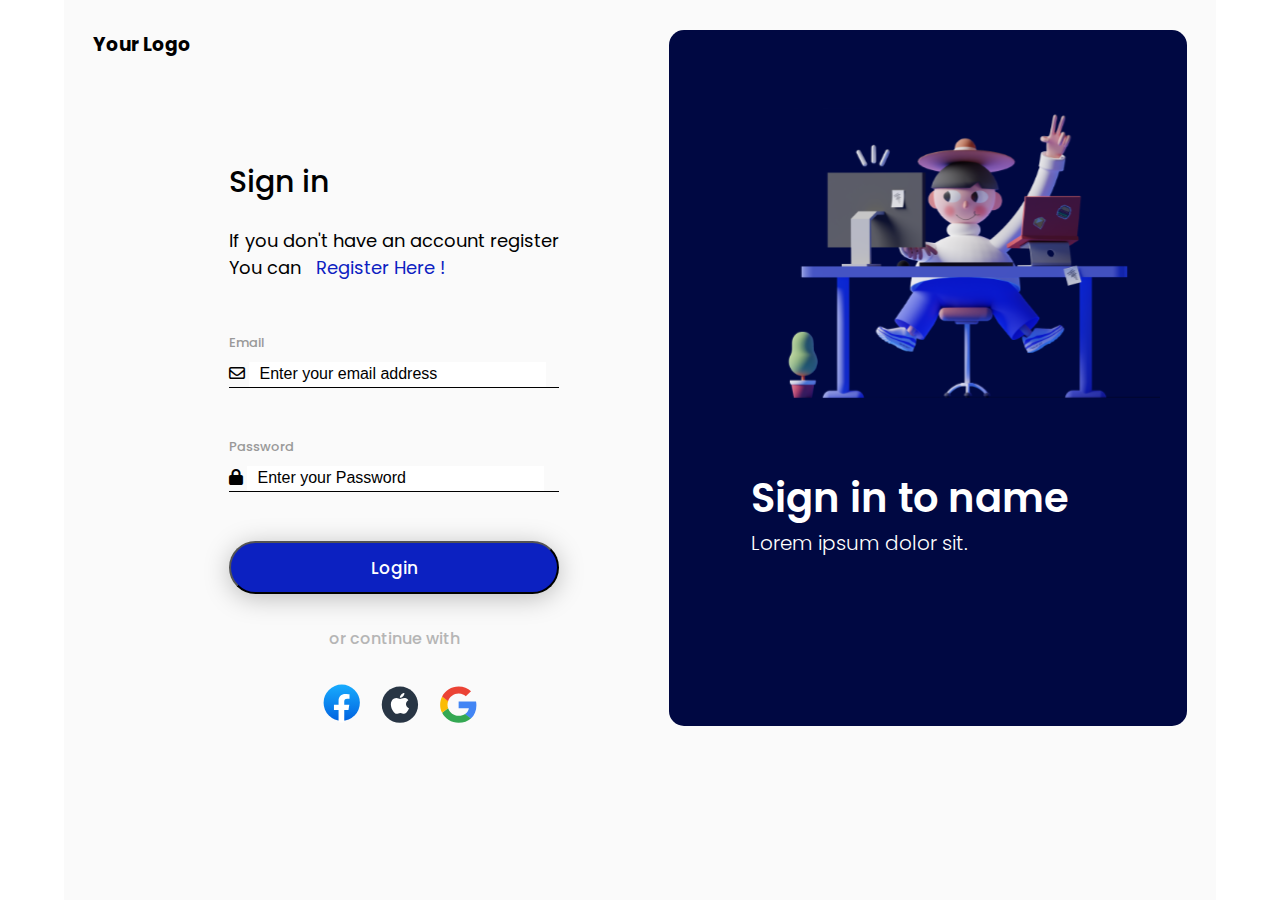
<file: Form_individual_task(login)/index.html>
<!DOCTYPE html>
<html lang="en">
  <head>
    <meta charset="UTF-8" />
    <link
      href="https://fonts.googleapis.com/css?family=Poppins:100,100italic,200,200italic,300,300italic,regular,italic,500,500italic,600,600italic,700,700italic,800,800italic,900,900italicdisplay=@swap"
      rel="stylesheet"
    />
    <link
      rel="stylesheet"
      href="https://cdnjs.cloudflare.com/ajax/libs/font-awesome/6.4.2/css/all.min.css"
    />
    <link rel="stylesheet" href="style.css" />
    <meta name="viewport" content="width=device-width, initial-scale=1.0" />
    <title>Form</title>
  </head>
  <body>
    <div class="wrapper">
      <div class="left-part">
        <div class="logo">
          <h3>Your Logo</h3>
        </div>
        <div class="form-wrapper">
          <h3>Sign in</h3>
          <p>If you don't have an account register</p>
          <p>You can <a href="#" class="register">Register Here !</a></p>
          <form action="" class="form">
            <p class="annotations">Email</p>
            <div class="input">
              <label for="">
                <i class="fa-regular fa-envelope"></i>
                <input
                  type="email"
                  name=""
                  id=""
                  placeholder="Enter your email address"
                />
              </label>
            </div>
            <div class="input">
              <p class="annotations">Password</p>
              <label for="">
                <i class="fa-solid fa-lock"></i>
                <input
                  type="password"
                  name=""
                  id=""
                  placeholder="Enter your Password"
                />
              </label>
            </div>
            <button class="btn">Login</button>
            <div class="otherOptions">
              <span>or continue with</span>
              <div class="icons">
                <a href="" class="icons"
                  ><img src="./img/Facebook.svg" alt="Logo"
                /></a>
                <a href="" class="icons"
                  ><img src="./img/apple.svg" alt="Logo"
                /></a>
                <a href="" class="icons"
                  ><img src="./img/google.svg" alt="Logo"
                /></a>
              </div>
            </div>
          </form>
        </div>
      </div>
      <div class="right-part">
        <img src="./img/01.svg" alt="photo" />
        <h2>Sign in to name</h2>
        <p>Lorem ipsum dolor sit.</p>
      </div>
    </div>
  </body>
</html>
</file>
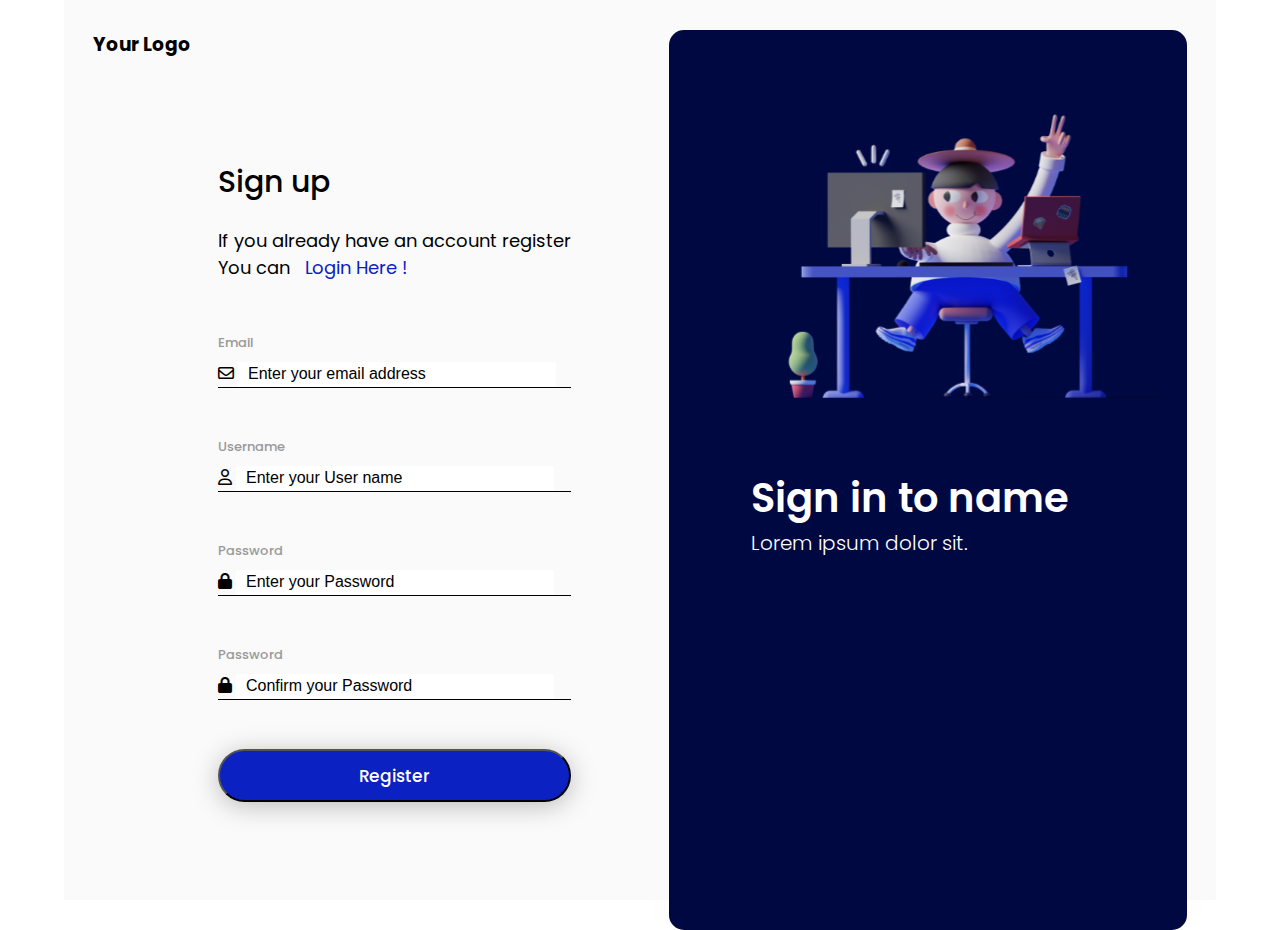
<file: Form_individual_task(register)/index.html>
<!DOCTYPE html>
<html lang="en">
  <head>
    <meta charset="UTF-8" />
    <link
      href="https://fonts.googleapis.com/css?family=Poppins:100,100italic,200,200italic,300,300italic,regular,italic,500,500italic,600,600italic,700,700italic,800,800italic,900,900italicdisplay=@swap"
      rel="stylesheet"
    />
    <link
      rel="stylesheet"
      href="https://cdnjs.cloudflare.com/ajax/libs/font-awesome/6.4.2/css/all.min.css"
    />
    <link rel="stylesheet" href="style.css" />
    <meta name="viewport" content="width=device-width, initial-scale=1.0" />
    <title>Form</title>
  </head>
  <body>
    <div class="wrapper">
      <div class="left-part">
        <div class="logo">
          <h3>Your Logo</h3>
        </div>
        <div class="form-wrapper">
          <h3>Sign up</h3>
          <p>If you already have an account register</p>
          <p>You can <a href="#" class="register">Login Here !</a></p>
          <form action="" class="form">
            <p class="annotations">Email</p>
            <div class="input">
              <label for="">
                <i class="fa-regular fa-envelope"></i>
                <input
                  type="email"
                  name=""
                  id=""
                  placeholder="Enter your email address"
                />
              </label>
            </div>
            <p class="annotations">Username</p>
            <div class="input">
              <label for="">
                <i class="fa-regular fa-user"></i>
                <input
                  type="email"
                  name=""
                  id=""
                  placeholder="Enter your User name"
                />
              </label>
            </div>
            <div class="input">
              <p class="annotations">Password</p>
              <label for="">
                <i class="fa-solid fa-lock"></i>
                <input
                  type="password"
                  name=""
                  id=""
                  placeholder="Enter your Password"
                />
              </label>
            </div>
            <div class="input">
              <p class="annotations">Password</p>
              <label for="">
                <i class="fa-solid fa-lock"></i>
                <input
                  type="password"
                  name=""
                  id=""
                  placeholder="Confirm your Password"
                />
              </label>
            </div>
            <button class="btn">Register</button>
          </form>
        </div>
      </div>
      <div class="right-part">
        <img src="./img/01.svg" alt="photo" />
        <h2>Sign in to name</h2>
        <p>Lorem ipsum dolor sit.</p>
      </div>
    </div>
  </body>
</html>
</file>
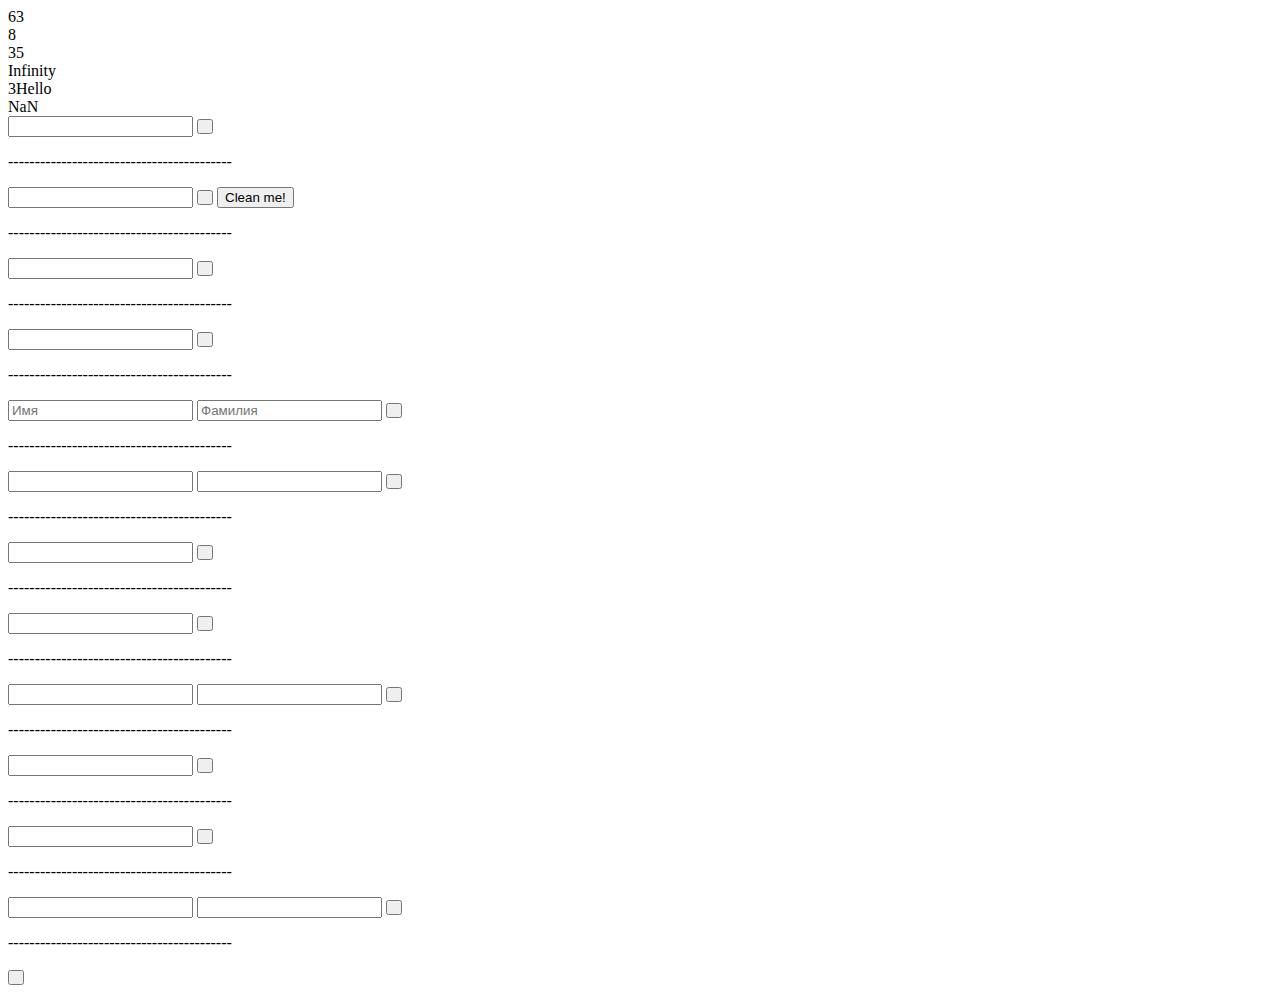
<file: JS_second_task/index.html>
<!DOCTYPE html>
<html lang="en">
  <head>
    <meta charset="UTF-8" />
    <meta name="viewport" content="width=device-width, initial-scale=1.0" />
    <title>Document</title>
  </head>
  <body>
    <div class="out-1"></div>
    <div class="out-2"></div>
    <div class="out-3"></div>
    <div class="out-4"></div>
    <div class="out-5"></div>
    <div class="out-6"></div>
    <label for="">
      <input type="text" class="i-8" />
    </label>
    <button
      style="width: 15px; height: 15px"
      onClick="addText()"
      class="b-8"
    ></button>
    <div class="out-8"></div>
    <p>------------------------------------------</p>
    <label for="">
      <input type="text" class="i-9" />
    </label>
    <button
      style="width: 15px; height: 15px"
      onClick="addText9()"
      class="b-9"
    ></button>
    <button onClick="cleanMe()" class="btnClean">Clean me!</button>
    <div class="out-9"></div>
    <p>------------------------------------------</p>
    <label for="">
      <input type="text" class="i-10" />
    </label>
    <button
      style="width: 15px; height: 15px"
      onClick="t10()"
      class="b-10"
    ></button>
    <div class="out-10"></div>
    <p>------------------------------------------</p>
    <label for="">
      <input type="number" class="i-11" />
    </label>
    <button
      style="width: 15px; height: 15px"
      onClick="t11()"
      class="b-11"
    ></button>
    <div class="out-11"></div>
    <p>------------------------------------------</p>
    <label for="">
      <input type="text" class="i-12-1" placeholder="Имя" />
      <input type="text" class="i-12-2" placeholder="Фамилия" />
    </label>
    <button
      style="width: 15px; height: 15px"
      onClick="t12()"
      class="b-12"
    ></button>
    <div class="out-12"></div>
    <p>------------------------------------------</p>
    <label for="">
      <input type="text" class="i-13-1" />
      <input type="text" class="i-13-2" />
    </label>
    <button
      style="width: 15px; height: 15px"
      onClick="t13()"
      class="b-13"
    ></button>
    <div class="out-13"></div>
    <p>------------------------------------------</p>
    <label for="">
      <input type="text" class="i-14" />
    </label>
    <button
      style="width: 15px; height: 15px"
      onClick="t14()"
      class="b-14"
    ></button>
    <p>------------------------------------------</p>
    <input type="text" class="i-15" />
    <button
      style="width: 15px; height: 15px"
      onClick="t15()"
      class="b-15"
    ></button>
    <p>------------------------------------------</p>
    <label for="">
      <input type="text" class="i-16-1" />
      <input type="text" class="i-16-2" />
    </label>
    <button
      style="width: 15px; height: 15px"
      onClick="t16()"
      class="b-16"
    ></button>
    <div class="out-16"></div>
    <p>------------------------------------------</p>
    <label for="">
      <input type="text" class="i-17" />
    </label>
    <button
      style="width: 15px; height: 15px"
      onClick="t17()"
      class="b-17"
    ></button>
    <div class="out-17"></div>
    <p>------------------------------------------</p>
    <label for="">
      <input type="text" class="i-18" />
    </label>
    <button
      style="width: 15px; height: 15px"
      onClick="t18()"
      class="b-18"
    ></button>
    <div class="out-18"></div>
    <p>------------------------------------------</p>
    <label for="">
      <input type="text" class="i-19-1" />
      <input type="text" class="i-19-2" />
    </label>
    <button
      style="width: 15px; height: 15px"
      onClick="t19()"
      class="b-19"
    ></button>
    <div class="out-19"></div>
    <p>------------------------------------------</p>
    <button
      style="width: 15px; height: 15px"
      onClick="t20()"
      class="b-20"
    ></button>
    <div class="out-20"></div>
    <script src="script.js"></script>
  </body>
</html>
</file>
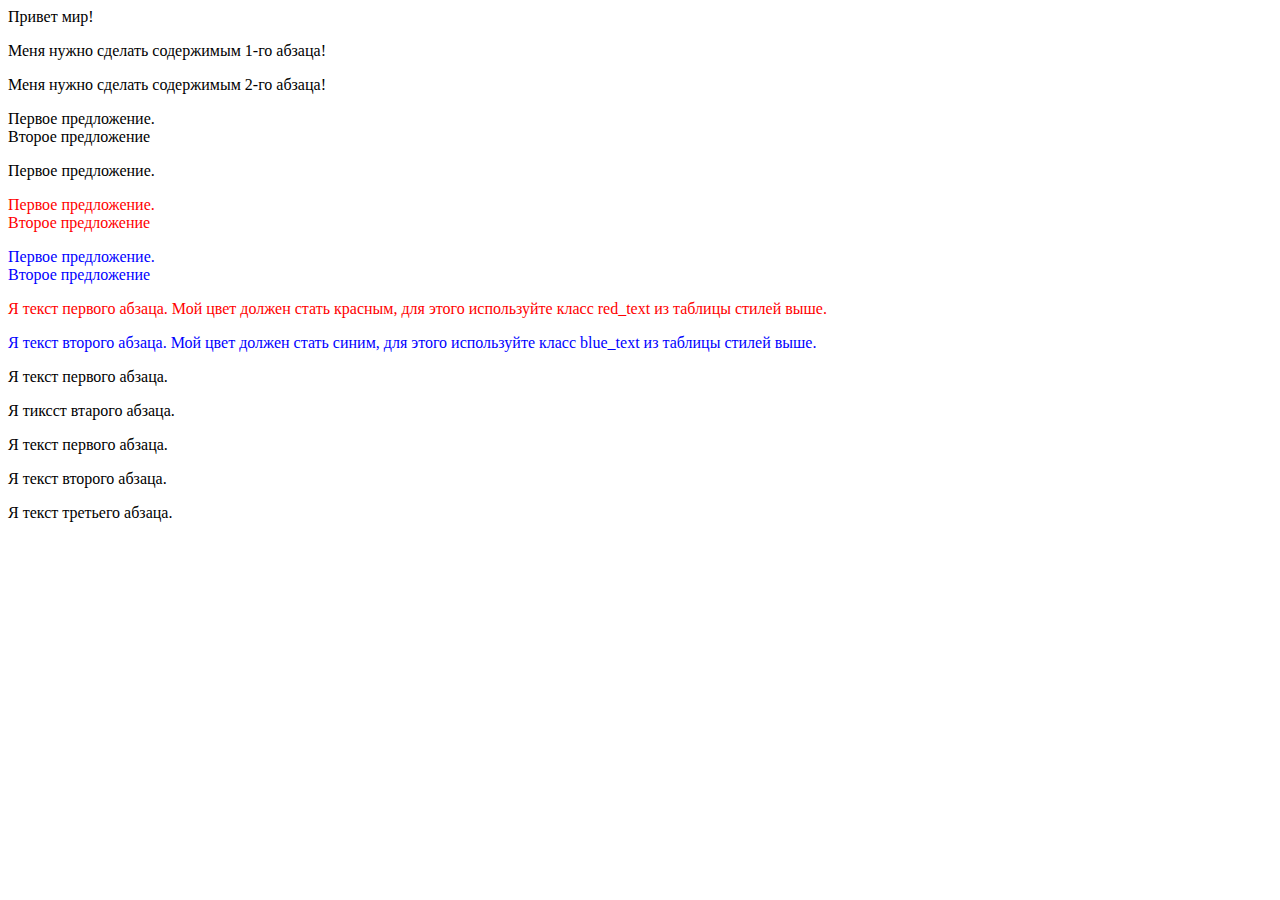
<file: task№3-10.html>
<DOCTYPE html>
  <html>
    <head>
      <!-- Задаем кодировку текста. -->
      <!-- Ошибка - неверное написание комментария -->
      <meta charset="utf-8" />
      <title>Первая html-страница(Задача№3)</title>
      <!--title написано неверно-->
      <!-- для задачи №8-->
      <style>
        .red_text {
          color: red;
        }
        .blue_text {
          color: blue;
        }
      </style>
    </head>
    <!-- лишняя скобка-->
    <body>
      <!-- открывающийся и закрывающийся тег поменяны местами-->
      Привет мир!

      <!-- Задача №4-->

      <!-- Меня нужно закомментировать-->
      <p>Меня нужно сделать содержимым 1-го абзаца!</p>
      <p>Меня нужно сделать содержимым 2-го абзаца!</p>

      <!--Задача №5-->
      <p>Первое предложение. <br />Второе предложение</p>

      <!--Задача №6-->
      <p>Первое предложение. <br /><span hidden>Второе предложение</span></p>

      <!--Задача №7-->
      <p title="Я первый абзац" style="color: red">
        Первое предложение. <br />Второе предложение
      </p>
      <p title="Я второй абзац" style="color: blue">
        Первое предложение. <br />Второе предложение
      </p>

      <!--Задача №8-->
      <p title="Я первый абзац" class="red_text">
        Я текст первого абзаца. Мой цвет должен стать красным, для этого
        используйте класс red_text из таблицы стилей выше.
      </p>
      <p title="Я второй абзац" class="blue_text">
        Я текст второго абзаца. Мой цвет должен стать синим, для этого
        используйте класс blue_text из таблицы стилей выше.
      </p>

      <!--Задача №9-->
      <p title="Я нередактируемый абзац">Я текст первого абзаца.</p>
      <p title="Я редактируемый абзац" contenteditable="true" spellcheck="true">
        Я тиксст втарого абзаца.
      </p>

      <!--Задача №10-->

      <p title="Я нередактируемый абзац">Я текст первого абзаца.</p>
      <p spellcheck="true" contenteditable="true">Я текст второго абзаца.</p>
      <p id="3d" tabindex="3">Я текст третьего абзаца.</p>
      <p hidden>Я текст четвертого абзаца.</p>
    </body>
  </html>
</DOCTYPE>
</file>
<file: Form_individual_task(login)/style.css>
* {
  padding: 0;
  margin: 0;
  box-sizing: border-box;
}

body {
  font-family: Poppins;
  display: flex;
  justify-content: center;
  align-items: center;
}

.wrapper {
  width: 90%;
  height: 100vh;
  padding-top: 30px;
  background: #fafafa;
  display: flex;
  justify-content: space-around;
}

.left-part {
  width: 45%;
  height: 80%;
  display: flex;
  flex-direction: column;
  align-items: center;
}

.logo {
  width: 100%;
}

.form-wrapper {
  padding-top: 100px;
  padding-left: 85px;
}

.form-wrapper h3 {
  color: #000;
  font-family: Poppins;
  font-size: 30px;
  font-weight: 500;
  padding-bottom: 22px;
}

.form-wrapper > p {
  color: #000;
  font-family: Poppins;
  font-size: 18px;
  font-weight: 400;
}

.register {
  padding-left: 10px;
  outline: none;
  border: none;
  text-decoration: none;
  color: #0c21c1;
}

form {
  padding-top: 52px;
}

.annotations {
  color: #999;
  font-family: Poppins;
  font-size: 13px;
  padding-bottom: 8px;
  font-weight: 500;
}

input {
  width: 90%;
  height: 25px;
  border: none;
  padding-left: 10px;
  outline: none;
}

.input {
  border-bottom: 1px solid black;
  margin-bottom: 49px;
}
::placeholder {
  color: #000;
  font-size: 16px;
}

.btn {
  width: 100%;
  height: 53px;
  border-radius: 32px;
  margin-bottom: 32px;
  background: #0c21c1;
  box-shadow: 0px 4px 26px 0px rgba(0, 0, 0, 0.25);
  color: #fff;
  font-family: Poppins;
  font-size: 17px;
  font-weight: 500;
}

.otherOptions {
  display: flex;
  flex-direction: column;
  align-items: center;
}

.otherOptions span {
  color: #b5b5b5;
  font-family: Poppins;
  font-size: 16px;
  font-weight: 500;
}

.icons {
  padding-top: 32px;
}

.icons a {
  padding-left: 12px;
}

.right-part {
  width: 45%;
  height: 80%;
  padding: 16px;
  border-radius: 15px;
  background: #000842;
}

.right-part img {
  scale: 0.7;
  margin: 0 auto;
}

.right-part h2 {
  color: #fff;
  font-family: Poppins;
  font-size: 40px;
  font-style: normal;
  font-weight: 600;
  line-height: normal;
}

.right-part p {
  color: #fff;
  font-family: Poppins;
  font-size: 20px;
  font-style: normal;
  font-weight: 300;
  line-height: normal;
}

.right-part h2,
.right-part p {
  margin-left: 66px;
}
</file>
<file: Form_individual_task(register)/style.css>
* {
  padding: 0;
  margin: 0;
  box-sizing: border-box;
}

body {
  font-family: Poppins;
  display: flex;
  justify-content: center;
  align-items: center;
}

.wrapper {
  width: 90%;
  height: 100vh;
  padding-top: 30px;
  background: #fafafa;
  display: flex;
  justify-content: space-around;
}

.left-part {
  width: 45%;
  height: 80%;
  display: flex;
  flex-direction: column;
  align-items: center;
}

.logo {
  width: 100%;
}

.form-wrapper {
  padding-top: 100px;
  padding-left: 85px;
}

.form-wrapper h3 {
  color: #000;
  font-family: Poppins;
  font-size: 30px;
  font-weight: 500;
  padding-bottom: 22px;
}

.form-wrapper > p {
  color: #000;
  font-family: Poppins;
  font-size: 18px;
  font-weight: 400;
}

.register {
  padding-left: 10px;
  outline: none;
  border: none;
  text-decoration: none;
  color: #0c21c1;
}

form {
  padding-top: 52px;
}

.annotations {
  color: #999;
  font-family: Poppins;
  font-size: 13px;
  padding-bottom: 8px;
  font-weight: 500;
}

input {
  width: 90%;
  height: 25px;
  border: none;
  padding-left: 10px;
  outline: none;
}

.input {
  border-bottom: 1px solid black;
  margin-bottom: 49px;
}

::placeholder {
  color: #000;
  font-size: 16px;
}

.btn {
  width: 100%;
  height: 53px;
  border-radius: 32px;
  margin-bottom: 32px;
  background: #0c21c1;
  box-shadow: 0px 4px 26px 0px rgba(0, 0, 0, 0.25);
  color: #fff;
  font-family: Poppins;
  font-size: 17px;
  font-weight: 500;
}

.right-part {
  width: 45%;
  height: 100vh;
  padding: 16px;
  border-radius: 15px;
  background: #000842;
}

.right-part img {
  scale: 0.7;
  margin: 0 auto;
}

.right-part h2 {
  color: #fff;
  font-family: Poppins;
  font-size: 40px;
  font-style: normal;
  font-weight: 600;
  line-height: normal;
}

.right-part p {
  color: #fff;
  font-family: Poppins;
  font-size: 20px;
  font-style: normal;
  font-weight: 300;
  line-height: normal;
}

.right-part h2,
.right-part p {
  margin-left: 66px;
}
</file>
